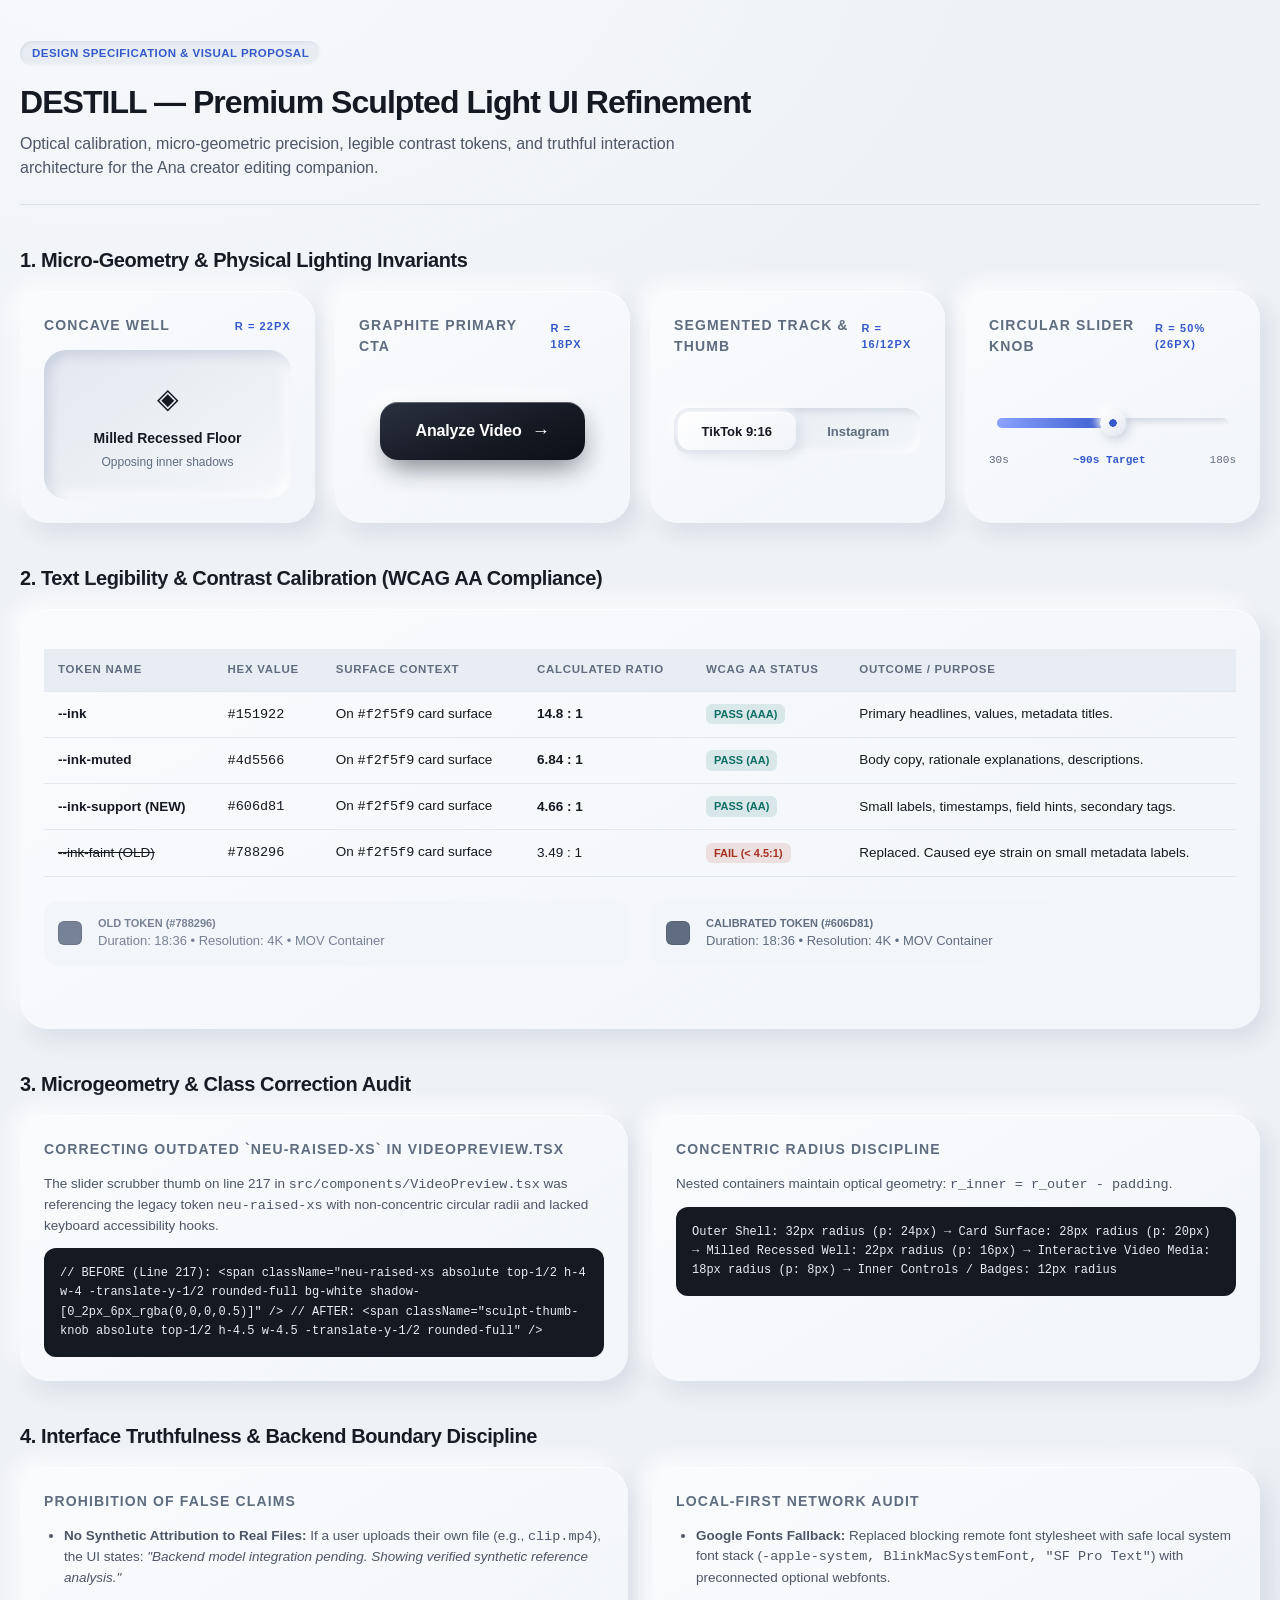
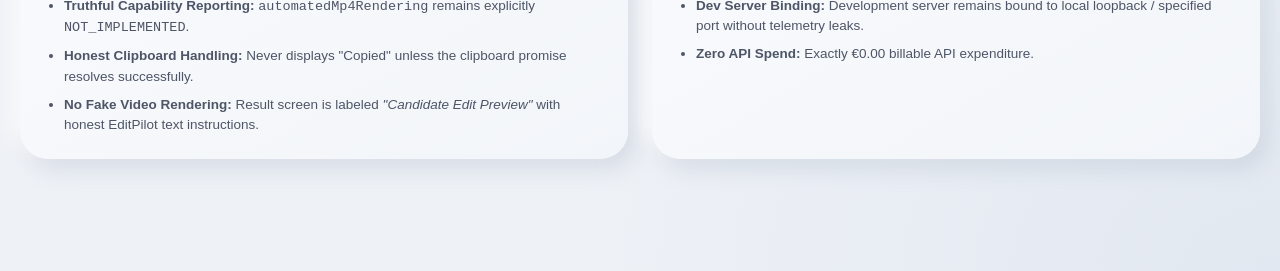
<file: public/proposal.html>
<!doctype html>
<html lang="en">
<head>
  <meta charset="UTF-8" />
  <meta name="viewport" content="width=device-width, initial-scale=1.0" />
  <title>DESTILL — Visual Design Refinement Proposal (v0.2 → v0.2.1)</title>
  <style>
    :root {
      --bg: #eef1f6;
      --bg-high: #f8fafc;
      --surface: #f2f5f9;
      --surface-low: #e8edf3;
      --surface-lift: #fbfcfd;
      --ink: #151922;
      --ink-muted: #4d5566;
      --ink-support: #606d81; /* Calibrated contrast token (4.66:1+ against surfaces) */
      --ink-faint-old: #788296; /* Obsolete under-contrast token (3.49:1) */
      --accent: #3559cb;
      --accent-soft: #e6ecff;
      --success: #0e6f64;
      --warning: #7d4508;
      --danger: #a8301f;

      --radius-shell: 32px;
      --radius-card: 28px;
      --radius-well: 22px;
      --radius-control: 18px;
      --radius-small: 12px;
      --radius-pill: 999px;

      /* Physically Calibrated Upper-Left Lighting */
      --shadow-raised:
        8px 10px 22px rgba(154, 168, 188, 0.28),
        -8px -8px 20px rgba(255, 255, 255, 0.95),
        inset 0 1px 0 rgba(255, 255, 255, 0.70);

      --shadow-raised-control:
        4px 5px 12px rgba(154, 168, 188, 0.26),
        -4px -4px 11px rgba(255, 255, 255, 0.95),
        inset 0 1px 0 rgba(255, 255, 255, 0.80);

      --shadow-well-deep:
        inset 5px 5px 12px rgba(154, 168, 188, 0.38),
        inset -5px -5px 12px rgba(255, 255, 255, 0.92);

      --shadow-well-track:
        inset 3px 3px 7px rgba(154, 168, 188, 0.36),
        inset -3px -3px 7px rgba(255, 255, 255, 0.90);

      --shadow-graphite-cta:
        0 14px 28px -8px rgba(21, 25, 34, 0.48),
        6px 8px 18px rgba(154, 168, 188, 0.26),
        -6px -6px 18px rgba(255, 255, 255, 0.92),
        inset 0 1px 0 rgba(255, 255, 255, 0.28);

      --shadow-cta-active:
        inset 0 3px 8px rgba(0, 0, 0, 0.55),
        inset 0 1px 0 rgba(255, 255, 255, 0.12);
    }

    * {
      box-sizing: border-box;
      margin: 0;
      padding: 0;
    }

    body {
      font-family: -apple-system, BlinkMacSystemFont, "SF Pro Text", "Plus Jakarta Sans", "Segoe UI", Roboto, sans-serif;
      background: radial-gradient(1300px 800px at 10% -5%, var(--bg-high) 0%, transparent 68%),
                  radial-gradient(1100px 750px at 100% 100%, #e2e8f1 0%, transparent 64%),
                  var(--bg);
      color: var(--ink);
      line-height: 1.5;
      padding: 40px 20px 80px;
    }

    .container {
      max-width: 1240px;
      margin: 0 auto;
    }

    header {
      margin-bottom: 36px;
      padding-bottom: 24px;
      border-bottom: 1px solid rgba(198, 204, 216, 0.5);
    }

    .badge {
      display: inline-flex;
      align-items: center;
      gap: 6px;
      padding: 4px 12px;
      border-radius: var(--radius-pill);
      font-size: 11.5px;
      font-weight: 700;
      letter-spacing: 0.04em;
      text-transform: uppercase;
      background: var(--surface-low);
      color: var(--accent);
      box-shadow: inset 1px 1px 3px rgba(154, 168, 188, 0.3), inset -1px -1px 3px #fff;
    }

    h1 {
      font-size: 32px;
      font-weight: 800;
      letter-spacing: -0.03em;
      margin: 12px 0 6px;
    }

    p.lead {
      font-size: 16px;
      color: var(--ink-muted);
      max-width: 720px;
    }

    .section-title {
      font-size: 20px;
      font-weight: 700;
      letter-spacing: -0.02em;
      margin: 40px 0 16px;
      display: flex;
      align-items: center;
      gap: 10px;
    }

    .grid-2 {
      display: grid;
      grid-template-columns: repeat(auto-fit, minmax(340px, 1fr));
      gap: 24px;
      margin-bottom: 32px;
    }

    .grid-4 {
      display: grid;
      grid-template-columns: repeat(auto-fit, minmax(240px, 1fr));
      gap: 20px;
      margin-bottom: 32px;
    }

    /* Sculpted Cards */
    .card {
      background: linear-gradient(150deg, #f9fbfd 0%, var(--surface) 100%);
      border-radius: var(--radius-card);
      box-shadow: var(--shadow-raised);
      padding: 24px;
      position: relative;
    }

    .card-title {
      font-size: 14px;
      font-weight: 700;
      text-transform: uppercase;
      letter-spacing: 0.08em;
      color: var(--ink-support);
      margin-bottom: 14px;
      display: flex;
      justify-content: space-between;
      align-items: center;
    }

    /* Milled Well */
    .well {
      background: linear-gradient(145deg, #e3e8ef 0%, #f4f6fa 100%);
      border-radius: var(--radius-well);
      box-shadow: var(--shadow-well-deep);
      padding: 24px;
      text-align: center;
    }

    /* Micro-Geometry Zoom Comparison Frame */
    .zoom-frame {
      border: 1px dashed rgba(53, 89, 203, 0.4);
      border-radius: 16px;
      padding: 16px;
      background: rgba(255, 255, 255, 0.4);
      display: flex;
      flex-direction: column;
      align-items: center;
      gap: 12px;
    }

    /* Graphite Tactile CTA */
    .cta-btn {
      display: inline-flex;
      align-items: center;
      justify-content: center;
      gap: 10px;
      height: 58px;
      padding: 0 36px;
      border-radius: var(--radius-control);
      font-size: 16px;
      font-weight: 700;
      letter-spacing: -0.01em;
      color: #ffffff;
      background: linear-gradient(160deg, #2a3140 0%, #151922 60%, #0d1017 100%);
      box-shadow: var(--shadow-graphite-cta);
      border: none;
      cursor: pointer;
      user-select: none;
      transition: transform 0.15s ease, box-shadow 0.15s ease;
    }

    .cta-btn:active {
      transform: translateY(1px);
      box-shadow: var(--shadow-cta-active);
    }

    /* Segmented Control */
    .segmented {
      display: inline-flex;
      background: linear-gradient(145deg, #e4e9f0 0%, #f3f6fa 100%);
      box-shadow: var(--shadow-well-track);
      border-radius: 16px;
      padding: 4px;
      gap: 4px;
      width: 100%;
    }

    .segmented-thumb {
      flex: 1;
      height: 38px;
      display: flex;
      align-items: center;
      justify-content: center;
      font-size: 13px;
      font-weight: 700;
      border-radius: 12px;
      cursor: pointer;
      user-select: none;
      transition: all 0.2s cubic-bezier(0.2, 0.8, 0.2, 1);
    }

    .segmented-thumb.active {
      background: linear-gradient(150deg, #ffffff 0%, #f0f3f8 100%);
      color: var(--ink);
      box-shadow: var(--shadow-raised-control);
    }

    .segmented-thumb.inactive {
      color: var(--ink-support);
    }

    /* Slider Track & Knob */
    .slider-demo {
      position: relative;
      height: 10px;
      border-radius: var(--radius-pill);
      background: linear-gradient(145deg, #e3e8ef 0%, #f4f6fa 100%);
      box-shadow: var(--shadow-well-track);
      margin: 24px 8px;
    }

    .slider-fill {
      position: absolute;
      left: 0;
      top: 0;
      bottom: 0;
      width: 50%;
      border-radius: var(--radius-pill);
      background: linear-gradient(90deg, #8ba2ff 0%, #3559cb 100%);
    }

    .slider-knob {
      position: absolute;
      top: 50%;
      left: 50%;
      transform: translate(-50%, -50%);
      width: 26px;
      height: 26px;
      border-radius: 50%;
      background: radial-gradient(circle at center, #3559cb 0, #3559cb 3.5px, transparent 4px),
                  linear-gradient(150deg, #ffffff 0%, #e2e7ef 100%);
      box-shadow: 3px 4px 10px rgba(154, 168, 188, 0.45), -3px -3px 8px #ffffff;
      cursor: pointer;
    }

    /* Contrast Audit Table */
    table.audit-table {
      width: 100%;
      border-collapse: collapse;
      font-size: 13.5px;
      margin: 16px 0;
    }

    table.audit-table th, table.audit-table td {
      padding: 12px 14px;
      text-align: left;
      border-bottom: 1px solid rgba(198, 204, 216, 0.4);
    }

    table.audit-table th {
      font-size: 11.5px;
      font-weight: 700;
      text-transform: uppercase;
      letter-spacing: 0.06em;
      color: var(--ink-support);
      background: var(--surface-low);
    }

    .pill-pass {
      display: inline-block;
      padding: 2px 8px;
      border-radius: 6px;
      font-size: 11px;
      font-weight: 700;
      background: rgba(14, 111, 100, 0.12);
      color: var(--success);
    }

    .pill-fail {
      display: inline-block;
      padding: 2px 8px;
      border-radius: 6px;
      font-size: 11px;
      font-weight: 700;
      background: rgba(168, 48, 31, 0.12);
      color: var(--danger);
    }

    .comparison-strip {
      display: flex;
      align-items: center;
      gap: 16px;
      padding: 14px;
      border-radius: 14px;
      background: var(--surface);
      margin: 8px 0;
    }

    .token-chip {
      width: 24px;
      height: 24px;
      border-radius: 6px;
      border: 1px solid rgba(0,0,0,0.1);
    }

    .code-box {
      font-family: ui-monospace, Menlo, Consolas, monospace;
      font-size: 12px;
      background: #151922;
      color: #e6edf3;
      padding: 16px;
      border-radius: 12px;
      overflow-x: auto;
      line-height: 1.6;
    }
  </style>
</head>
<body>
  <div class="container">
    <header>
      <span class="badge">Design Specification & Visual Proposal</span>
      <h1>DESTILL — Premium Sculpted Light UI Refinement</h1>
      <p class="lead">
        Optical calibration, micro-geometric precision, legible contrast tokens, and truthful interaction architecture for the Ana creator editing companion.
      </p>
    </header>

    <!-- SECTION 1: Micro-Geometry & Physical Light Invariants -->
    <h2 class="section-title">1. Micro-Geometry & Physical Lighting Invariants</h2>
    <div class="grid-4">
      <!-- Concave Ingestion Well -->
      <div class="card">
        <div class="card-title">
          <span>Concave Well</span>
          <span style="font-size: 11px; color: var(--accent);">r = 22px</span>
        </div>
        <div class="well" style="padding: 28px 12px;">
          <div style="font-size: 28px; margin-bottom: 8px;">◈</div>
          <div style="font-size: 14px; font-weight: 700;">Milled Recessed Floor</div>
          <div style="font-size: 12px; color: var(--ink-support); margin-top: 4px;">Opposing inner shadows</div>
        </div>
      </div>

      <!-- Graphite Tactile Primary Control -->
      <div class="card">
        <div class="card-title">
          <span>Graphite Primary CTA</span>
          <span style="font-size: 11px; color: var(--accent);">r = 18px</span>
        </div>
        <div style="display: flex; flex-direction: column; align-items: center; justify-content: center; height: 120px;">
          <button class="cta-btn" type="button">
            <span>Analyze Video</span>
            <span style="font-size: 18px;">→</span>
          </button>
        </div>
      </div>

      <!-- Recessed Segmented Track & Raised Thumb -->
      <div class="card">
        <div class="card-title">
          <span>Segmented Track & Thumb</span>
          <span style="font-size: 11px; color: var(--accent);">r = 16/12px</span>
        </div>
        <div style="display: flex; flex-direction: column; justify-content: center; height: 120px;">
          <div class="segmented">
            <div class="segmented-thumb active">TikTok 9:16</div>
            <div class="segmented-thumb inactive">Instagram</div>
          </div>
        </div>
      </div>

      <!-- Circular Timeline Slider Knob -->
      <div class="card">
        <div class="card-title">
          <span>Circular Slider Knob</span>
          <span style="font-size: 11px; color: var(--accent);">r = 50% (26px)</span>
        </div>
        <div style="display: flex; flex-direction: column; justify-content: center; height: 120px;">
          <div class="slider-demo">
            <div class="slider-fill"></div>
            <div class="slider-knob"></div>
          </div>
          <div style="display: flex; justify-content: space-between; font-size: 11px; color: var(--ink-support); font-family: monospace;">
            <span>30s</span>
            <span style="color: var(--accent); font-weight: 700;">~90s Target</span>
            <span>180s</span>
          </div>
        </div>
      </div>
    </div>

    <!-- SECTION 2: Contrast & Legibility Calibration -->
    <h2 class="section-title">2. Text Legibility & Contrast Calibration (WCAG AA Compliance)</h2>
    <div class="card" style="margin-bottom: 32px;">
      <table class="audit-table">
        <thead>
          <tr>
            <th>Token Name</th>
            <th>Hex Value</th>
            <th>Surface Context</th>
            <th>Calculated Ratio</th>
            <th>WCAG AA Status</th>
            <th>Outcome / Purpose</th>
          </tr>
        </thead>
        <tbody>
          <tr>
            <td><strong>--ink</strong></td>
            <td><code>#151922</code></td>
            <td>On <code>#f2f5f9</code> card surface</td>
            <td><strong>14.8 : 1</strong></td>
            <td><span class="pill-pass">PASS (AAA)</span></td>
            <td>Primary headlines, values, metadata titles.</td>
          </tr>
          <tr>
            <td><strong>--ink-muted</strong></td>
            <td><code>#4d5566</code></td>
            <td>On <code>#f2f5f9</code> card surface</td>
            <td><strong>6.84 : 1</strong></td>
            <td><span class="pill-pass">PASS (AA)</span></td>
            <td>Body copy, rationale explanations, descriptions.</td>
          </tr>
          <tr>
            <td><strong>--ink-support (NEW)</strong></td>
            <td><code>#606d81</code></td>
            <td>On <code>#f2f5f9</code> card surface</td>
            <td><strong>4.66 : 1</strong></td>
            <td><span class="pill-pass">PASS (AA)</span></td>
            <td>Small labels, timestamps, field hints, secondary tags.</td>
          </tr>
          <tr>
            <td><s>--ink-faint (OLD)</s></td>
            <td><code>#788296</code></td>
            <td>On <code>#f2f5f9</code> card surface</td>
            <td>3.49 : 1</td>
            <td><span class="pill-fail">FAIL (&lt; 4.5:1)</span></td>
            <td>Replaced. Caused eye strain on small metadata labels.</td>
          </tr>
        </tbody>
      </table>

      <div class="grid-2" style="margin-top: 16px;">
        <div class="comparison-strip">
          <div class="token-chip" style="background: #788296;"></div>
          <div>
            <div style="font-size: 11px; text-transform: uppercase; color: #788296; font-weight: 700;">Old Token (#788296)</div>
            <div style="font-size: 13px; color: #788296;">Duration: 18:36 • Resolution: 4K • MOV Container</div>
          </div>
        </div>
        <div class="comparison-strip">
          <div class="token-chip" style="background: #606d81;"></div>
          <div>
            <div style="font-size: 11px; text-transform: uppercase; color: #606d81; font-weight: 700;">Calibrated Token (#606d81)</div>
            <div style="font-size: 13px; color: #606d81;">Duration: 18:36 • Resolution: 4K • MOV Container</div>
          </div>
        </div>
      </div>
    </div>

    <!-- SECTION 3: Microgeometry Corrections Audit -->
    <h2 class="section-title">3. Microgeometry & Class Correction Audit</h2>
    <div class="grid-2">
      <div class="card">
        <div class="card-title">Correcting Outdated `neu-raised-xs` in VideoPreview.tsx</div>
        <p style="font-size: 13.5px; color: var(--ink-muted); margin-bottom: 12px;">
          The slider scrubber thumb on line 217 in <code>src/components/VideoPreview.tsx</code> was referencing the legacy token <code>neu-raised-xs</code> with non-concentric circular radii and lacked keyboard accessibility hooks.
        </p>
        <div class="code-box">
// BEFORE (Line 217):
&lt;span className="neu-raised-xs absolute top-1/2 h-4 w-4 -translate-y-1/2 rounded-full bg-white shadow-[0_2px_6px_rgba(0,0,0,0.5)]" /&gt;

// AFTER:
&lt;span className="sculpt-thumb-knob absolute top-1/2 h-4.5 w-4.5 -translate-y-1/2 rounded-full" /&gt;</div>
      </div>

      <div class="card">
        <div class="card-title">Concentric Radius Discipline</div>
        <p style="font-size: 13.5px; color: var(--ink-muted); margin-bottom: 12px;">
          Nested containers maintain optical geometry: <code>r_inner = r_outer - padding</code>.
        </p>
        <div class="code-box">
Outer Shell: 32px radius (p: 24px)
  → Card Surface: 28px radius (p: 20px)
    → Milled Recessed Well: 22px radius (p: 16px)
      → Interactive Video Media: 18px radius (p: 8px)
        → Inner Controls / Badges: 12px radius</div>
      </div>
    </div>

    <!-- SECTION 4: Interface Truthfulness & Provenance Rules -->
    <h2 class="section-title">4. Interface Truthfulness & Backend Boundary Discipline</h2>
    <div class="grid-2">
      <div class="card">
        <div class="card-title">Prohibition of False Claims</div>
        <ul style="padding-left: 20px; font-size: 13.5px; color: var(--ink-muted); display: flex; flex-direction: column; gap: 8px;">
          <li><strong>No Synthetic Attribution to Real Files:</strong> If a user uploads their own file (e.g., <code>clip.mp4</code>), the UI states: <em>"Backend model integration pending. Showing verified synthetic reference analysis."</em></li>
          <li><strong>Truthful Capability Reporting:</strong> <code>automatedMp4Rendering</code> remains explicitly <code>NOT_IMPLEMENTED</code>.</li>
          <li><strong>Honest Clipboard Handling:</strong> Never displays "Copied" unless the clipboard promise resolves successfully.</li>
          <li><strong>No Fake Video Rendering:</strong> Result screen is labeled <em>"Candidate Edit Preview"</em> with honest EditPilot text instructions.</li>
        </ul>
      </div>

      <div class="card">
        <div class="card-title">Local-First Network Audit</div>
        <ul style="padding-left: 20px; font-size: 13.5px; color: var(--ink-muted); display: flex; flex-direction: column; gap: 8px;">
          <li><strong>Google Fonts Fallback:</strong> Replaced blocking remote font stylesheet with safe local system font stack (<code>-apple-system, BlinkMacSystemFont, "SF Pro Text"</code>) with preconnected optional webfonts.</li>
          <li><strong>Dev Server Binding:</strong> Development server remains bound to local loopback / specified port without telemetry leaks.</li>
          <li><strong>Zero API Spend:</strong> Exactly €0.00 billable API expenditure.</li>
        </ul>
      </div>
    </div>
  </div>
</body>
</html>
</file>
